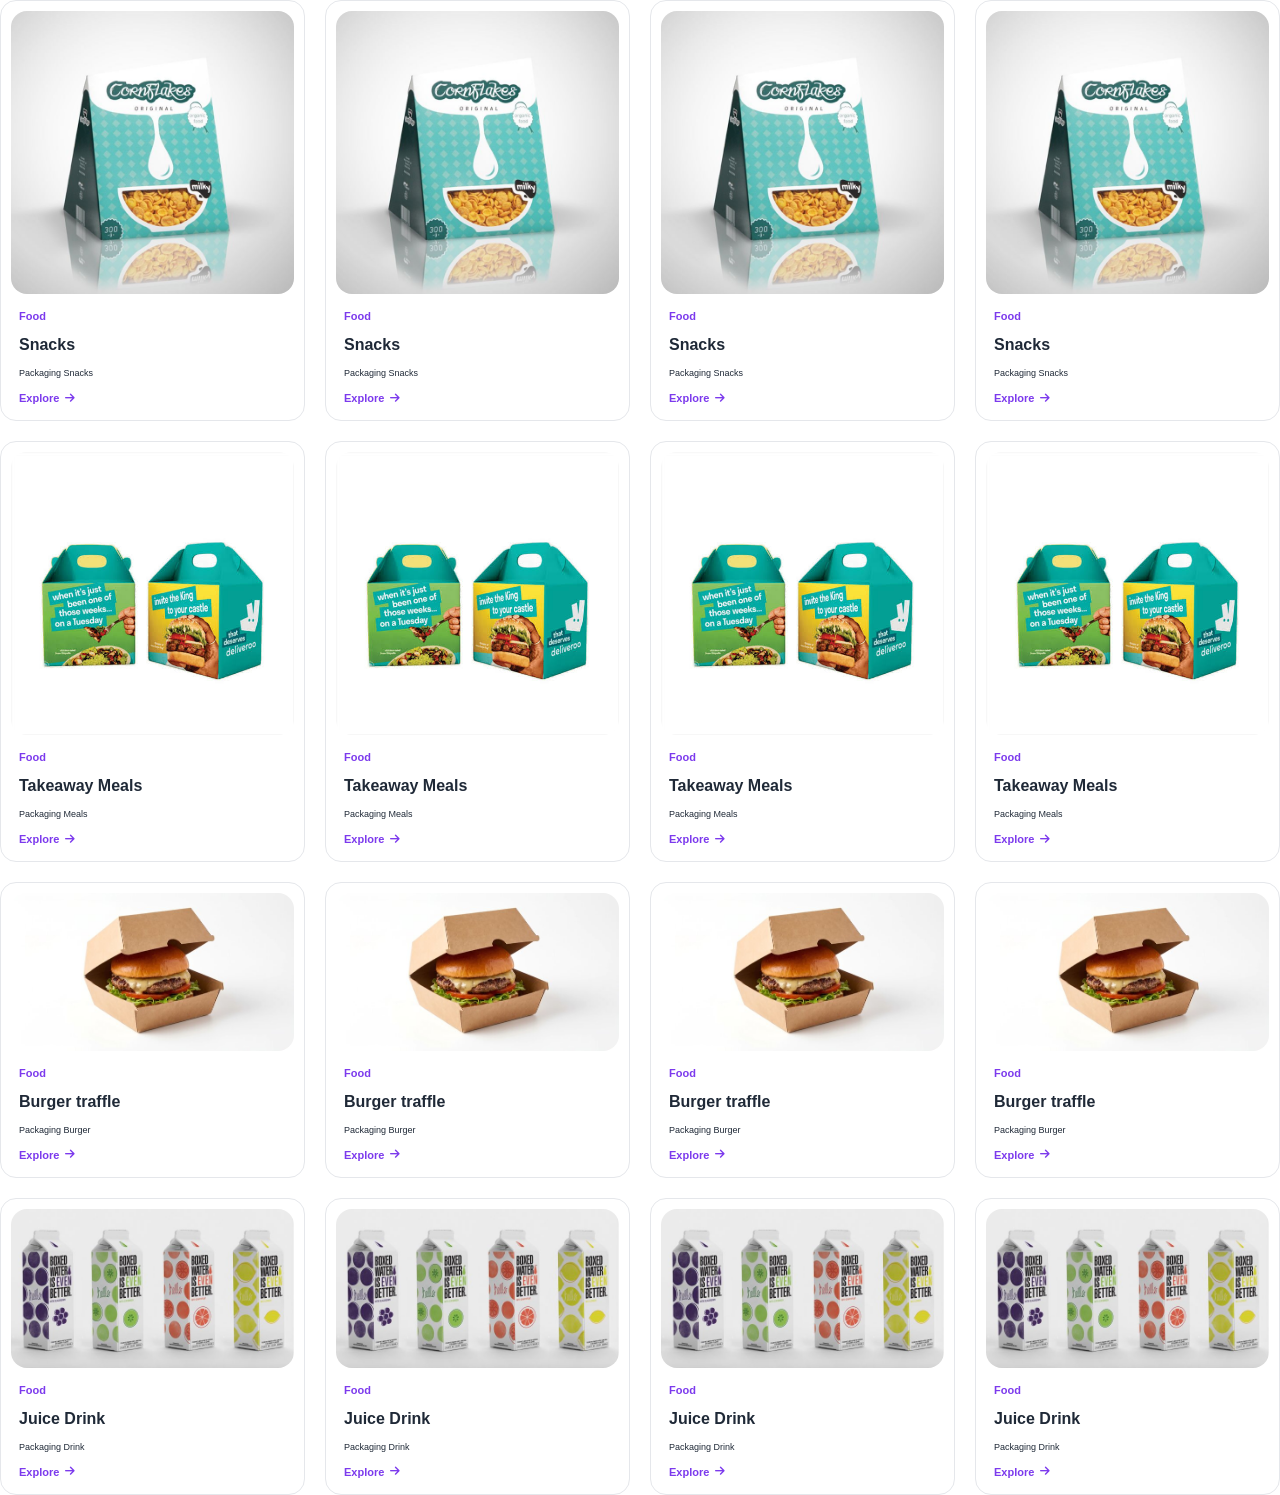
<file: Component/card.html>
<!DOCTYPE html>
<html lang="en">
<head>
    <meta charset="UTF-8">
    <meta name="viewport" content="width=device-width, initial-scale=1.0">
    <title>Products</title>
    <link rel="preconnect" href="https://fonts.googleapis.com">
    <link rel="preconnect" href="https://fonts.gstatic.com" crossorigin>
    <link href="https://fonts.googleapis.com/css2?family=Nunito:wght@400;600;700;800&display=swap" rel="stylesheet">
    <link rel="stylesheet" href="https://cdnjs.cloudflare.com/ajax/libs/font-awesome/6.5.1/css/all.min.css">
    <link rel="stylesheet" href="card.css">
</head>
<body>
    <div class="card-grid">

       <div class="main-card">
            <img src="/images/Milky (Student Work).jpeg" alt="Product 4">
            <div class="tittle">
                <h4>Food</h4>
                <h1>Snacks</h1>
                <p>Packaging Snacks</p>
                <h3><a href="">Explore <i class="fa-solid fa-arrow-right"></i></a></h3>
            </div>
        </div>

       <div class="main-card">
            <img src="/images/Milky (Student Work).jpeg" alt="Product 4">
            <div class="tittle">
                <h4>Food</h4>
                <h1>Snacks</h1>
                <p>Packaging Snacks</p>
                <h3><a href="">Explore <i class="fa-solid fa-arrow-right"></i></a></h3>
            </div>
        </div>

        <div class="main-card">
            <img src="/images/Milky (Student Work).jpeg" alt="Product 4">
            <div class="tittle">
                <h4>Food</h4>
                <h1>Snacks</h1>
                <p>Packaging Snacks</p>
                <h3><a href="">Explore <i class="fa-solid fa-arrow-right"></i></a></h3>
            </div>
        </div>

        <div class="main-card">
            <img src="/images/Milky (Student Work).jpeg" alt="Product 4">
            <div class="tittle">
                <h4>Food</h4>
                <h1>Snacks</h1>
                <p>Packaging Snacks</p>
                <h3><a href="">Explore <i class="fa-solid fa-arrow-right"></i></a></h3>
            </div>
        </div>

       <div class="main-card">
            <img src="/images/meals.jpeg" alt="Product 8">
            <div class="tittle">
                <h4>Food</h4>
                <h1>Takeaway Meals</h1>
                <p>Packaging Meals</p>
                <h3><a href="">Explore <i class="fa-solid fa-arrow-right"></i></a></h3>
            </div>
        </div>

         <div class="main-card">
            <img src="/images/meals.jpeg" alt="Product 8">
            <div class="tittle">
                <h4>Food</h4>
                <h1>Takeaway Meals</h1>
                <p>Packaging Meals</p>
                <h3><a href="">Explore <i class="fa-solid fa-arrow-right"></i></a></h3>
            </div>
        </div>

         <div class="main-card">
            <img src="/images/meals.jpeg" alt="Product 8">
            <div class="tittle">
                <h4>Food</h4>
                <h1>Takeaway Meals</h1>
                <p>Packaging Meals</p>
                <h3><a href="">Explore <i class="fa-solid fa-arrow-right"></i></a></h3>
            </div>
        </div>

         <div class="main-card">
            <img src="/images/meals.jpeg" alt="Product 8">
            <div class="tittle">
                <h4>Food</h4>
                <h1>Takeaway Meals</h1>
                <p>Packaging Meals</p>
                <h3><a href="">Explore <i class="fa-solid fa-arrow-right"></i></a></h3>
            </div>
        </div>

        <div class="main-card">
            <img src="/images/Burger.jpg" alt="Product 9">
            <div class="tittle">
                <h4>Food</h4>
                <h1>Burger traffle</h1>
                <p>Packaging Burger</p>
                <h3><a href="">Explore <i class="fa-solid fa-arrow-right"></i></a></h3>
            </div>
        </div>

        <div class="main-card">
            <img src="/images/Burger.jpg" alt="Product 10">
            <div class="tittle">
                <h4>Food</h4>
                <h1>Burger traffle</h1>
                <p>Packaging Burger</p>
                <h3><a href="">Explore <i class="fa-solid fa-arrow-right"></i></a></h3>
            </div>
        </div>

        <div class="main-card">
            <img src="/images/Burger.jpg" alt="Product 11">
            <div class="tittle">
                <h4>Food</h4>
                <h1>Burger traffle</h1>
                <p>Packaging Burger</p>
                <h3><a href="">Explore <i class="fa-solid fa-arrow-right"></i></a></h3>
            </div>
        </div>

        <div class="main-card">
            <img src="/images/Burger.jpg" alt="Product 12">
            <div class="tittle">
                <h4>Food</h4>
                <h1>Burger traffle</h1>
                <p>Packaging Burger</p>
                <h3><a href="">Explore <i class="fa-solid fa-arrow-right"></i></a></h3>
            </div>
        </div>

        <div class="main-card">
            <img src="/images/juice.jpeg" alt="Product 12">
            <div class="tittle">
                <h4>Food</h4>
                <h1>Juice Drink</h1>
                <p>Packaging Drink</p>
                <h3><a href="">Explore <i class="fa-solid fa-arrow-right"></i></a></h3>
            </div>
        </div>

        <div class="main-card">
            <img src="/images/juice.jpeg" alt="Product 12">
            <div class="tittle">
                <h4>Food</h4>
                <h1>Juice Drink</h1>
                <p>Packaging Drink</p>
                <h3><a href="">Explore <i class="fa-solid fa-arrow-right"></i></a></h3>
            </div>
        </div>

        <div class="main-card">
            <img src="/images/juice.jpeg" alt="Product 12">
            <div class="tittle">
                <h4>Food</h4>
                <h1>Juice Drink</h1>
                <p>Packaging Drink</p>
                <h3><a href="">Explore <i class="fa-solid fa-arrow-right"></i></a></h3>
            </div>
        </div>

        <div class="main-card">
            <img src="/images/juice.jpeg" alt="Product 12">
            <div class="tittle">
                <h4>Food</h4>
                <h1>Juice Drink</h1>
                <p>Packaging Drink</p>
                <h3><a href="">Explore <i class="fa-solid fa-arrow-right"></i></a></h3>
            </div>
        </div>
</body>
</html>
</file>
<file: Component/card.css>
* {
    margin: 0;
    padding: 0;
    box-sizing: border-box;
}
@import url("https://fonts.googleapis.com/css2?family=Inter:wght@400;500;600&family=Nunito:wght@400;600;700;800&display=swap");

:root {
/* Brand colors */
--primary: #7C3AED;
--secondary: #A855F7;
--pale-1: #DDD6FE;
--pale-2: #F5F3FF;

/* Shared colors */
--text-main: #1F2937;
--text-secondary: #6B7280;
--white: #FFFFFF;
--border: #E5E7EB;

/* Fonts */
--font-heading: "Nunito", sans-serif;
--font-body: "Inter", sans-serif;

/* Side padding: 120px on desktop, shrinks on smaller screens */
--side-padding: clamp(16px, 8.4vw, 120px);
}

/* Big screens: content stays 1200px wide and centered */
@media (min-width: 1441px) {
:root {
--side-padding: calc((100vw - 1200px) / 2);
}
}

* {
margin: 0;
padding: 0;
box-sizing: border-box;
}

html {
-webkit-text-size-adjust: 100%;
}

body {
font-family: "Inter", sans-serif;
color: #1F2937;
background: #ffffff;
overflow-x: hidden;
scroll-behavior: smooth;
}

.card-grid {
    display: grid;
    grid-template-columns: repeat(4, 1fr);
    gap: 20px;
}

.main-card {
    display: flex;
    flex-direction: column;
    gap: 16px;
    padding: 10px 10px 16px;
    border: 1px solid var(--border);
    border-radius: 16px;
    background: #fff;
    transition:0.3s ease;
}
.main-card:hover{
    box-shadow: 0 8px 20px rgba(124, 58, 237, 0.15);
    transform: translateY(-4px);
}

.main-card img {
    width: 100%;
    object-fit: contain;
    border-radius: 16px;
    
}


.tittle {
    display: flex;
    flex-direction: column;
    gap: 14px;
    padding: 0 8px;
}

.tittle h4 {
    font-size: 11px;
    font-weight: 600;
    color: var(--primary);
}

.tittle h1 {
    font-size: 16px;
    font-weight: 700;
    color: var(--text);
}

.tittle p {
    font-size: 9px;
    color: var(--muted);
}

.tittle h3 {
    font-size: 11px;
    font-weight: 600;
}

.tittle h3 a {
    display: inline-flex;
    align-items: center;
    gap: 6px;
    color: var(--primary);
    text-decoration: none;
}

.tittle h3 a:hover {
    text-decoration: underline;
}

.tittle h3 a:focus-visible,
.search-box:focus-within,
.sort-select:focus-within {
    outline: 2px solid var(--primary);
    outline-offset: 2px;
}

/* ---------- Responsive ---------- */
@media (max-width: 1100px) {
    .card-hero { padding: 20px 40px; }
    .card-grid { grid-template-columns: repeat(2, 1fr); }
}

@media (max-width: 640px) {
    .card-hero { padding: 20px 16px; }
    .card-grid { grid-template-columns: 1fr; }
    .toolbar { flex-direction: column; align-items: stretch; }
    .search-box { width: 100%; }
    .sort { justify-content: flex-end; }
}
</file>
